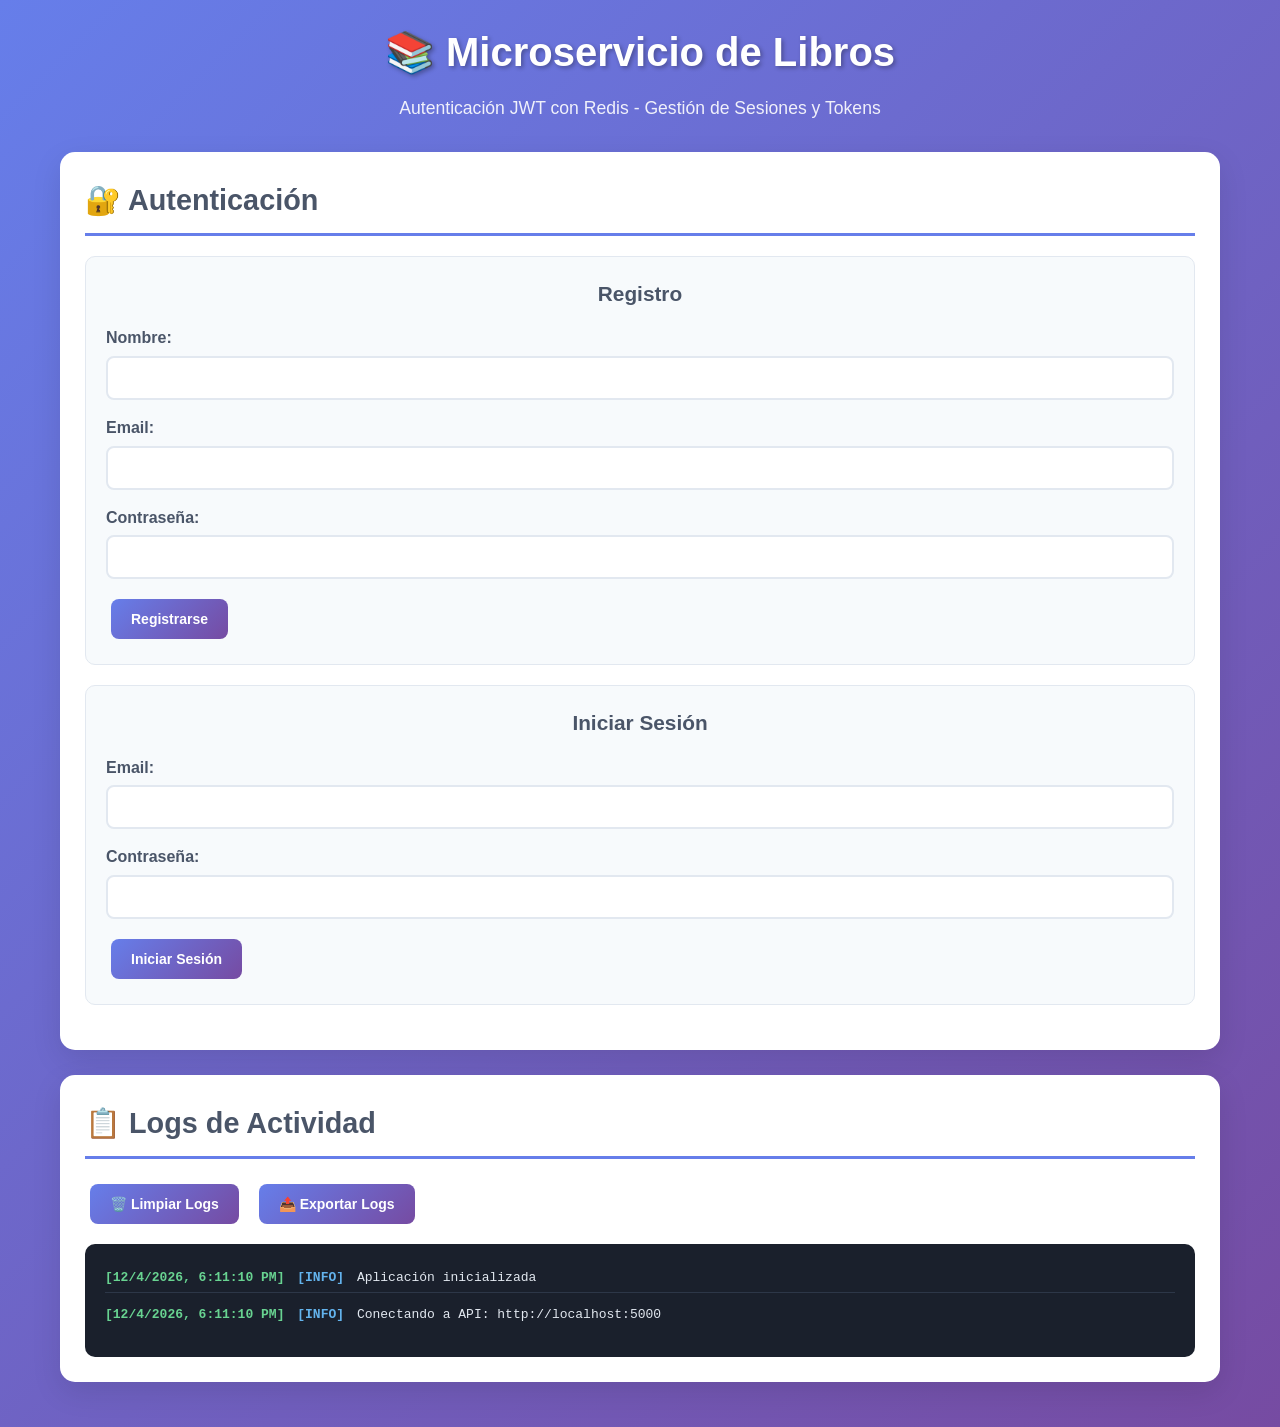
<file: ejercicio6/index.html>
<!DOCTYPE html>
<html lang="es">
<head>
    <meta charset="UTF-8">
    <meta name="viewport" content="width=device-width, initial-scale=1.0">
    <title>Microservicio de Libros - JWT + Redis</title>
    <link rel="stylesheet" href="styles.css">
</head>
<body>
    <div class="container">
        <header>
            <h1>📚 Microservicio de Libros</h1>
            <p>Autenticación JWT con Redis - Gestión de Sesiones y Tokens</p>
        </header>

        <!-- Panel de Autenticación -->
        <div id="auth-panel" class="panel">
            <h2>🔐 Autenticación</h2>
            
            <!-- Formulario de Registro -->
            <div id="register-form" class="auth-form">
                <h3>Registro</h3>
                <form id="registerForm">
                    <div class="form-group">
                        <label for="regName">Nombre:</label>
                        <input type="text" id="regName" name="name" required>
                    </div>
                    <div class="form-group">
                        <label for="regEmail">Email:</label>
                        <input type="email" id="regEmail" name="email" required>
                    </div>
                    <div class="form-group">
                        <label for="regPassword">Contraseña:</label>
                        <input type="password" id="regPassword" name="password" required>
                    </div>
                    <button type="submit">Registrarse</button>
                </form>
            </div>

            <!-- Formulario de Login -->
            <div id="login-form" class="auth-form">
                <h3>Iniciar Sesión</h3>
                <form id="loginForm">
                    <div class="form-group">
                        <label for="loginEmail">Email:</label>
                        <input type="email" id="loginEmail" name="email" required>
                    </div>
                    <div class="form-group">
                        <label for="loginPassword">Contraseña:</label>
                        <input type="password" id="loginPassword" name="password" required>
                    </div>
                    <button type="submit">Iniciar Sesión</button>
                </form>
            </div>

            <!-- Estado de Autenticación -->
            <div id="auth-status" class="auth-status" style="display: none;">
                <h3>Estado de Sesión</h3>
                <div id="user-info"></div>
                <div id="token-info"></div>
                <div class="auth-actions">
                    <button id="refreshTokenBtn">🔄 Refrescar Token</button>
                    <button id="checkStatusBtn">📊 Verificar Estado</button>
                    <button id="logoutBtn">🚪 Cerrar Sesión</button>
                    <button id="logoutAllBtn">🚪 Cerrar Todas las Sesiones</button>
                </div>
            </div>
        </div>

        <!-- Panel de Libros -->
        <div id="books-panel" class="panel" style="display: none;">
            <h2>📖 Gestión de Libros</h2>
            
            <!-- Controles de Libros -->
            <div class="books-controls">
                <button id="loadBooksBtn">📚 Cargar Todos los Libros (XML)</button>
                <button id="loadDigitalBtn">💻 Libros Digitales</button>
                <button id="showCreateFormBtn">➕ Crear Libro</button>
            </div>

            <!-- Formulario de Búsqueda -->
            <div class="search-section">
                <h3>🔍 Búsqueda</h3>
                <div class="search-controls">
                    <div class="form-group">
                        <label for="searchIsbn">Buscar por ISBN:</label>
                        <input type="text" id="searchIsbn" placeholder="Ej: 978-84-376-0494-7">
                        <button id="searchByIsbnBtn">Buscar</button>
                    </div>
                    <div class="form-group">
                        <label for="searchAuthor">Buscar por Autor:</label>
                        <input type="text" id="searchAuthor" placeholder="Ej: Gabriel García Márquez">
                        <button id="searchByAuthorBtn">Buscar</button>
                    </div>
                </div>
            </div>

            <!-- Formulario de Crear/Editar Libro -->
            <div id="book-form" class="book-form" style="display: none;">
                <h3>📝 Formulario de Libro</h3>
                <form id="bookForm">
                    <div class="form-row">
                        <div class="form-group">
                            <label for="bookIsbn">ISBN:</label>
                            <input type="text" id="bookIsbn" name="isbn" required>
                        </div>
                        <div class="form-group">
                            <label for="bookTitulo">Título:</label>
                            <input type="text" id="bookTitulo" name="titulo" required>
                        </div>
                    </div>
                    <div class="form-row">
                        <div class="form-group">
                            <label for="bookAutor">Autor:</label>
                            <input type="text" id="bookAutor" name="autor" required>
                        </div>
                        <div class="form-group">
                            <label for="bookEditorial">Editorial:</label>
                            <input type="text" id="bookEditorial" name="editorial" required>
                        </div>
                    </div>
                    <div class="form-row">
                        <div class="form-group">
                            <label for="bookAno">Año de Publicación:</label>
                            <input type="number" id="bookAno" name="año_publicacion" min="1000" max="2024" required>
                        </div>
                        <div class="form-group">
                            <label for="bookFormato">Formato:</label>
                            <select id="bookFormato" name="formato" required>
                                <option value="fisico">Físico</option>
                                <option value="digital">Digital</option>
                                <option value="ambos">Ambos</option>
                            </select>
                        </div>
                    </div>
                    <div class="form-row">
                        <div class="form-group">
                            <label for="bookPrecio">Precio:</label>
                            <input type="number" id="bookPrecio" name="precio" step="0.01" min="0" required>
                        </div>
                        <div class="form-group">
                            <label for="bookStock">Stock:</label>
                            <input type="number" id="bookStock" name="stock" min="0" value="0">
                        </div>
                    </div>
                    <div class="form-group">
                        <label for="bookDescripcion">Descripción:</label>
                        <textarea id="bookDescripcion" name="descripcion" rows="3"></textarea>
                    </div>
                    <div class="form-actions">
                        <button type="submit" id="saveBookBtn">💾 Guardar Libro</button>
                        <button type="button" id="cancelBookBtn">❌ Cancelar</button>
                        <button type="button" id="deleteBookBtn" style="display: none;">🗑️ Eliminar Libro</button>
                    </div>
                </form>
            </div>

            <!-- Lista de Libros -->
            <div id="books-list" class="books-list">
                <h3>📚 Lista de Libros</h3>
                <div id="books-container"></div>
            </div>
        </div>

        <!-- Panel de Logs -->
        <div class="panel">
            <h2>📋 Logs de Actividad</h2>
            <div class="logs-controls">
                <button id="clearLogsBtn">🗑️ Limpiar Logs</button>
                <button id="exportLogsBtn">📤 Exportar Logs</button>
            </div>
            <div id="logs-container" class="logs-container"></div>
        </div>
    </div>

    <script src="app.js"></script>
</body>
</html>
</file>
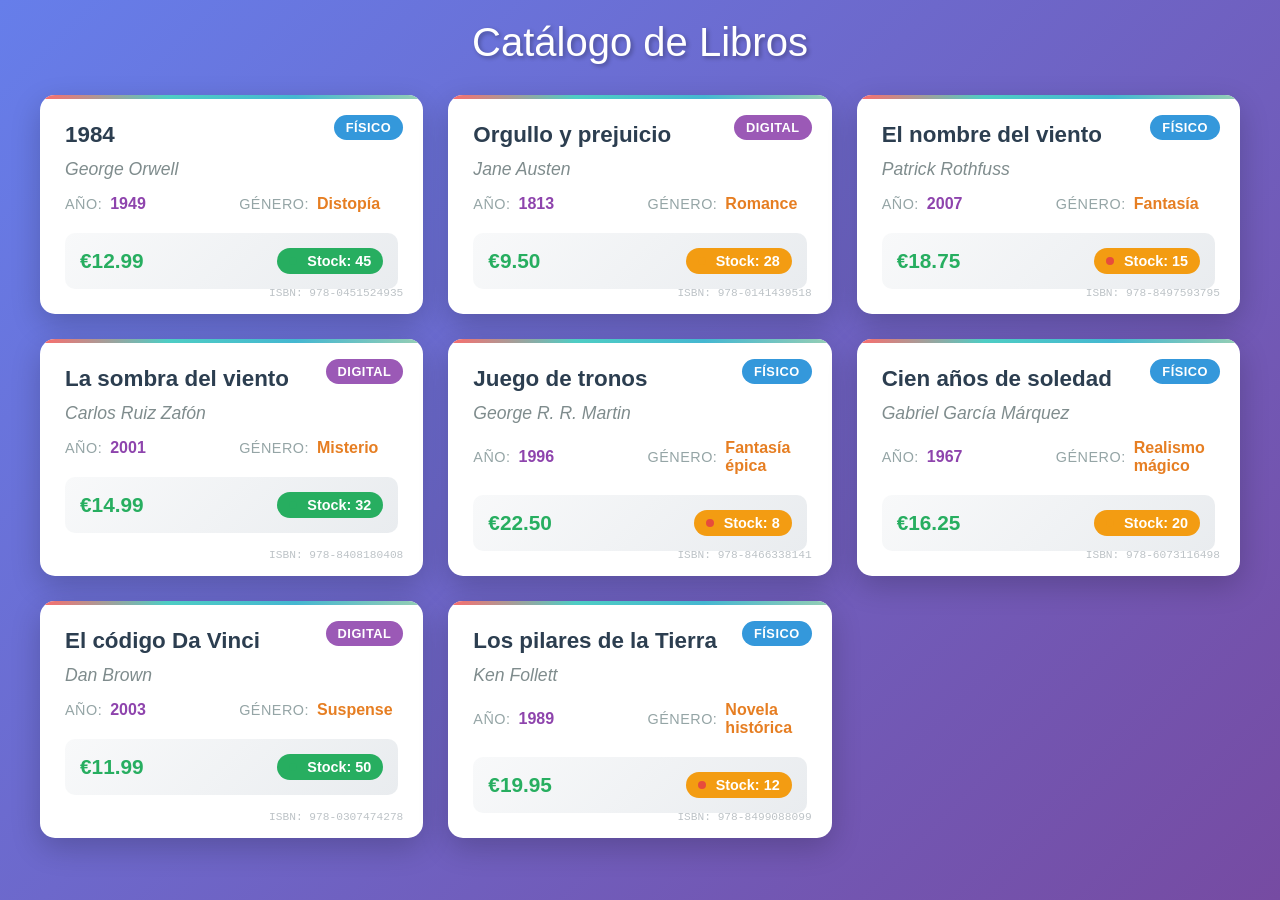
<file: ejercicio3/catalogo_libros.html>
<!DOCTYPE html>
<html lang="es">
<head>
    <meta charset="UTF-8">
    <meta name="viewport" content="width=device-width, initial-scale=1.0">
    <title>Catálogo de Libros</title>
    <link rel="stylesheet" href="catalogo_libros.css">
</head>
<body>
    <div class="catalog">
        <h1 class="catalog-title">Catálogo de Libros</h1>
        <div class="books-grid" id="booksGrid">
            <!-- Los libros se cargarán dinámicamente desde el XML -->
        </div>
    </div>

    <script>
        // Función para cargar y mostrar los libros desde el XML
        async function loadBooks() {
            try {
                const response = await fetch('catalogo_libros.xml');
                const xmlText = await response.text();
                const parser = new DOMParser();
                const xmlDoc = parser.parseFromString(xmlText, 'text/xml');
                
                const books = xmlDoc.getElementsByTagName('book');
                const booksGrid = document.getElementById('booksGrid');
                
                for (let book of books) {
                    const bookCard = createBookCard(book);
                    booksGrid.appendChild(bookCard);
                }
            } catch (error) {
                console.error('Error al cargar el XML:', error);
                document.getElementById('booksGrid').innerHTML = 
                    '<p style="color: white; text-align: center; font-size: 1.2rem;">Error al cargar el catálogo</p>';
            }
        }

        // Función para crear una tarjeta de libro
        function createBookCard(book) {
            const card = document.createElement('div');
            card.className = 'book-card';
            
            const title = book.getElementsByTagName('title')[0].textContent;
            const author = book.getElementsByTagName('author')[0].textContent;
            const year = book.getElementsByTagName('year')[0].textContent;
            const genre = book.getElementsByTagName('genre')[0].textContent;
            const price = book.getElementsByTagName('price')[0].textContent;
            const stock = parseInt(book.getElementsByTagName('stock')[0].textContent);
            const format = book.getElementsByTagName('format')[0].textContent;
            const isbn = book.getAttribute('isbn');
            
            // Determinar clase de stock
            let stockClass = 'high';
            if (stock <= 15) stockClass = 'low';
            else if (stock <= 30) stockClass = 'medium';
            
            // Determinar clase de formato
            let formatClass = format === 'Físico' ? 'format-fisico' : 'format-digital';
            
            card.innerHTML = `
                <div class="format-badge ${formatClass}">${format}</div>
                <h2 class="book-title">${title}</h2>
                <p class="book-author">${author}</p>
                
                <div class="book-details">
                    <div class="book-detail">
                        <span class="book-detail-label">Año:</span>
                        <span class="book-detail-value year">${year}</span>
                    </div>
                    <div class="book-detail">
                        <span class="book-detail-label">Género:</span>
                        <span class="book-detail-value genre">${genre}</span>
                    </div>
                </div>
                
                <div class="book-price-stock">
                    <div class="price">€${price}</div>
                    <div class="stock ${stockClass}">
                        <span class="stock-indicator ${stockClass}"></span>
                        Stock: ${stock}
                    </div>
                </div>
                
                <div class="isbn">ISBN: ${isbn}</div>
            `;
            
            return card;
        }

        // Cargar los libros cuando la página esté lista
        document.addEventListener('DOMContentLoaded', loadBooks);
    </script>
</body>
</html>
</file>
<file: ejercicio6/styles.css>
/* Reset y configuración base */
* {
    margin: 0;
    padding: 0;
    box-sizing: border-box;
}

body {
    font-family: 'Segoe UI', Tahoma, Geneva, Verdana, sans-serif;
    background: linear-gradient(135deg, #667eea 0%, #764ba2 100%);
    min-height: 100vh;
    color: #333;
    line-height: 1.6;
}

.container {
    max-width: 1200px;
    margin: 0 auto;
    padding: 20px;
}

/* Header */
header {
    text-align: center;
    margin-bottom: 30px;
    color: white;
}

header h1 {
    font-size: 2.5rem;
    margin-bottom: 10px;
    text-shadow: 2px 2px 4px rgba(0,0,0,0.3);
}

header p {
    font-size: 1.1rem;
    opacity: 0.9;
}

/* Paneles */
.panel {
    background: white;
    border-radius: 15px;
    padding: 25px;
    margin-bottom: 25px;
    box-shadow: 0 10px 30px rgba(0,0,0,0.1);
    transition: transform 0.3s ease;
}

.panel:hover {
    transform: translateY(-2px);
}

.panel h2 {
    color: #4a5568;
    margin-bottom: 20px;
    font-size: 1.8rem;
    border-bottom: 3px solid #667eea;
    padding-bottom: 10px;
}

.panel h3 {
    color: #2d3748;
    margin-bottom: 15px;
    font-size: 1.3rem;
}

/* Formularios de autenticación */
.auth-form {
    background: #f7fafc;
    border-radius: 10px;
    padding: 20px;
    margin-bottom: 20px;
    border: 1px solid #e2e8f0;
}

.auth-form h3 {
    color: #4a5568;
    margin-bottom: 15px;
    text-align: center;
}

.form-group {
    margin-bottom: 15px;
}

.form-row {
    display: grid;
    grid-template-columns: 1fr 1fr;
    gap: 15px;
    margin-bottom: 15px;
}

.form-group label {
    display: block;
    margin-bottom: 5px;
    font-weight: 600;
    color: #4a5568;
}

.form-group input,
.form-group select,
.form-group textarea {
    width: 100%;
    padding: 12px;
    border: 2px solid #e2e8f0;
    border-radius: 8px;
    font-size: 14px;
    transition: border-color 0.3s ease;
}

.form-group input:focus,
.form-group select:focus,
.form-group textarea:focus {
    outline: none;
    border-color: #667eea;
    box-shadow: 0 0 0 3px rgba(102, 126, 234, 0.1);
}

/* Botones */
button {
    background: linear-gradient(135deg, #667eea 0%, #764ba2 100%);
    color: white;
    border: none;
    padding: 12px 20px;
    border-radius: 8px;
    cursor: pointer;
    font-size: 14px;
    font-weight: 600;
    transition: all 0.3s ease;
    margin: 5px;
}

button:hover {
    transform: translateY(-2px);
    box-shadow: 0 5px 15px rgba(102, 126, 234, 0.4);
}

button:active {
    transform: translateY(0);
}

button:disabled {
    background: #a0aec0;
    cursor: not-allowed;
    transform: none;
    box-shadow: none;
}

/* Botones de acción específicos */
.auth-actions {
    display: flex;
    flex-wrap: wrap;
    gap: 10px;
    margin-top: 15px;
}

.books-controls {
    display: flex;
    flex-wrap: wrap;
    gap: 10px;
    margin-bottom: 20px;
}

.form-actions {
    display: flex;
    flex-wrap: wrap;
    gap: 10px;
    margin-top: 20px;
}

.logs-controls {
    display: flex;
    gap: 10px;
    margin-bottom: 15px;
}

/* Estado de autenticación */
.auth-status {
    background: #e6fffa;
    border: 2px solid #38b2ac;
    border-radius: 10px;
    padding: 20px;
    margin-top: 20px;
}

#user-info, #token-info {
    background: white;
    padding: 15px;
    border-radius: 8px;
    margin-bottom: 15px;
    border-left: 4px solid #38b2ac;
}

/* Sección de búsqueda */
.search-section {
    background: #f7fafc;
    border-radius: 10px;
    padding: 20px;
    margin-bottom: 20px;
}

.search-controls {
    display: grid;
    grid-template-columns: 1fr 1fr;
    gap: 20px;
}

.search-controls .form-group {
    display: flex;
    align-items: end;
    gap: 10px;
}

.search-controls input {
    flex: 1;
}

/* Formulario de libros */
.book-form {
    background: #f7fafc;
    border-radius: 10px;
    padding: 20px;
    margin-bottom: 20px;
    border: 1px solid #e2e8f0;
}

/* Lista de libros */
.books-list {
    margin-top: 20px;
}

.books-grid {
    display: grid;
    grid-template-columns: repeat(auto-fill, minmax(300px, 1fr));
    gap: 20px;
    margin-top: 20px;
}

.book-card {
    background: white;
    border-radius: 10px;
    padding: 20px;
    box-shadow: 0 4px 6px rgba(0,0,0,0.1);
    border: 1px solid #e2e8f0;
    transition: all 0.3s ease;
}

.book-card:hover {
    transform: translateY(-3px);
    box-shadow: 0 8px 25px rgba(0,0,0,0.15);
}

.book-card h4 {
    color: #2d3748;
    margin-bottom: 10px;
    font-size: 1.2rem;
}

.book-card .book-meta {
    color: #718096;
    font-size: 0.9rem;
    margin-bottom: 8px;
}

.book-card .book-price {
    font-size: 1.3rem;
    font-weight: bold;
    color: #38a169;
    margin: 10px 0;
}

.book-card .book-actions {
    display: flex;
    gap: 10px;
    margin-top: 15px;
}

.book-card .book-actions button {
    padding: 8px 12px;
    font-size: 12px;
}

/* Logs */
.logs-container {
    background: #1a202c;
    color: #e2e8f0;
    border-radius: 10px;
    padding: 20px;
    max-height: 400px;
    overflow-y: auto;
    font-family: 'Courier New', monospace;
    font-size: 13px;
    line-height: 1.4;
}

.log-entry {
    margin-bottom: 8px;
    padding: 5px 0;
    border-bottom: 1px solid #2d3748;
}

.log-entry:last-child {
    border-bottom: none;
}

.log-timestamp {
    color: #68d391;
    font-weight: bold;
}

.log-level {
    font-weight: bold;
    margin: 0 5px;
}

.log-level.info {
    color: #63b3ed;
}

.log-level.success {
    color: #68d391;
}

.log-level.error {
    color: #fc8181;
}

.log-level.warning {
    color: #f6e05e;
}

.log-message {
    color: #e2e8f0;
}

/* Estados y alertas */
.alert {
    padding: 15px;
    border-radius: 8px;
    margin-bottom: 15px;
    border-left: 4px solid;
}

.alert.success {
    background: #f0fff4;
    border-color: #38a169;
    color: #22543d;
}

.alert.error {
    background: #fed7d7;
    border-color: #e53e3e;
    color: #742a2a;
}

.alert.warning {
    background: #fefcbf;
    border-color: #d69e2e;
    color: #744210;
}

.alert.info {
    background: #ebf8ff;
    border-color: #3182ce;
    color: #2a4365;
}

/* Responsive */
@media (max-width: 768px) {
    .container {
        padding: 10px;
    }
    
    header h1 {
        font-size: 2rem;
    }
    
    .form-row {
        grid-template-columns: 1fr;
    }
    
    .search-controls {
        grid-template-columns: 1fr;
    }
    
    .books-grid {
        grid-template-columns: 1fr;
    }
    
    .auth-actions,
    .books-controls,
    .form-actions,
    .logs-controls {
        flex-direction: column;
    }
    
    button {
        width: 100%;
        margin: 5px 0;
    }
}

/* Animaciones */
@keyframes fadeIn {
    from {
        opacity: 0;
        transform: translateY(20px);
    }
    to {
        opacity: 1;
        transform: translateY(0);
    }
}

.panel {
    animation: fadeIn 0.5s ease-out;
}

/* Scrollbar personalizado */
.logs-container::-webkit-scrollbar {
    width: 8px;
}

.logs-container::-webkit-scrollbar-track {
    background: #2d3748;
    border-radius: 4px;
}

.logs-container::-webkit-scrollbar-thumb {
    background: #4a5568;
    border-radius: 4px;
}

.logs-container::-webkit-scrollbar-thumb:hover {
    background: #718096;
}
</file>
<file: ejercicio3/catalogo_libros.css>
/* Estilos para el catálogo de libros */
* {
    margin: 0;
    padding: 0;
    box-sizing: border-box;
}

body {
    font-family: 'Segoe UI', Tahoma, Geneva, Verdana, sans-serif;
    background: linear-gradient(135deg, #667eea 0%, #764ba2 100%);
    min-height: 100vh;
    padding: 20px;
}

.catalog {
    max-width: 1200px;
    margin: 0 auto;
}

.catalog-title {
    text-align: center;
    color: white;
    font-size: 2.5rem;
    margin-bottom: 30px;
    text-shadow: 2px 2px 4px rgba(0,0,0,0.3);
    font-weight: 300;
}

.books-grid {
    display: grid;
    grid-template-columns: repeat(auto-fit, minmax(350px, 1fr));
    gap: 25px;
    margin-top: 30px;
}

.book-card {
    background: white;
    border-radius: 15px;
    padding: 25px;
    box-shadow: 0 10px 30px rgba(0,0,0,0.2);
    transition: all 0.3s ease;
    position: relative;
    overflow: hidden;
}

.book-card::before {
    content: '';
    position: absolute;
    top: 0;
    left: 0;
    right: 0;
    height: 4px;
    background: linear-gradient(90deg, #ff6b6b, #4ecdc4, #45b7d1, #96ceb4);
}

.book-card:hover {
    transform: translateY(-5px);
    box-shadow: 0 20px 40px rgba(0,0,0,0.3);
}

.book-title {
    font-size: 1.4rem;
    font-weight: 600;
    color: #2c3e50;
    margin-bottom: 10px;
    line-height: 1.3;
}

.book-author {
    font-size: 1.1rem;
    color: #7f8c8d;
    margin-bottom: 15px;
    font-style: italic;
}

.book-details {
    display: grid;
    grid-template-columns: 1fr 1fr;
    gap: 15px;
    margin-bottom: 20px;
}

.book-detail {
    display: flex;
    align-items: center;
    gap: 8px;
}

.book-detail i {
    width: 20px;
    color: #3498db;
    font-size: 1.1rem;
}

.book-detail-label {
    font-size: 0.9rem;
    color: #95a5a6;
    font-weight: 500;
    text-transform: uppercase;
    letter-spacing: 0.5px;
}

.book-detail-value {
    font-size: 1rem;
    color: #2c3e50;
    font-weight: 600;
}

.book-price-stock {
    display: flex;
    justify-content: space-between;
    align-items: center;
    padding: 15px;
    background: linear-gradient(135deg, #f8f9fa 0%, #e9ecef 100%);
    border-radius: 10px;
    margin-top: 15px;
}

.price {
    font-size: 1.3rem;
    font-weight: 700;
    color: #27ae60;
}

.stock {
    display: flex;
    align-items: center;
    gap: 5px;
    padding: 5px 12px;
    background: #e74c3c;
    color: white;
    border-radius: 20px;
    font-size: 0.9rem;
    font-weight: 600;
}

.stock.low {
    background: #f39c12;
}

.stock.medium {
    background: #f39c12;
}

.stock.high {
    background: #27ae60;
}

.format-badge {
    position: absolute;
    top: 20px;
    right: 20px;
    padding: 5px 12px;
    border-radius: 20px;
    font-size: 0.8rem;
    font-weight: 600;
    text-transform: uppercase;
    letter-spacing: 0.5px;
}

.format-fisico {
    background: #3498db;
    color: white;
}

.format-digital {
    background: #9b59b6;
    color: white;
}

.isbn {
    position: absolute;
    bottom: 15px;
    right: 20px;
    font-size: 0.7rem;
    color: #bdc3c7;
    font-family: 'Courier New', monospace;
}

/* Responsive design */
@media (max-width: 768px) {
    .books-grid {
        grid-template-columns: 1fr;
        gap: 20px;
    }
    
    .book-card {
        padding: 20px;
    }
    
    .book-details {
        grid-template-columns: 1fr;
        gap: 10px;
    }
    
    .catalog-title {
        font-size: 2rem;
    }
}

/* Animaciones */
@keyframes fadeInUp {
    from {
        opacity: 0;
        transform: translateY(30px);
    }
    to {
        opacity: 1;
        transform: translateY(0);
    }
}

.book-card {
    animation: fadeInUp 0.6s ease-out;
}

.book-card:nth-child(1) { animation-delay: 0.1s; }
.book-card:nth-child(2) { animation-delay: 0.2s; }
.book-card:nth-child(3) { animation-delay: 0.3s; }
.book-card:nth-child(4) { animation-delay: 0.4s; }
.book-card:nth-child(5) { animation-delay: 0.5s; }
.book-card:nth-child(6) { animation-delay: 0.6s; }
.book-card:nth-child(7) { animation-delay: 0.7s; }
.book-card:nth-child(8) { animation-delay: 0.8s; }

/* Estilos para elementos específicos */
.genre {
    color: #e67e22;
    font-weight: 600;
}

.year {
    color: #8e44ad;
    font-weight: 600;
}

/* Hover effects adicionales */
.book-card:hover .book-title {
    color: #3498db;
}

.book-card:hover .book-author {
    color: #34495e;
}

/* Estilos para el estado de stock */
.stock-indicator {
    width: 8px;
    height: 8px;
    border-radius: 50%;
    display: inline-block;
    margin-right: 5px;
}

.stock-indicator.high {
    background: #27ae60;
}

.stock-indicator.medium {
    background: #f39c12;
}

.stock-indicator.low {
    background: #e74c3c;
}
</file>
